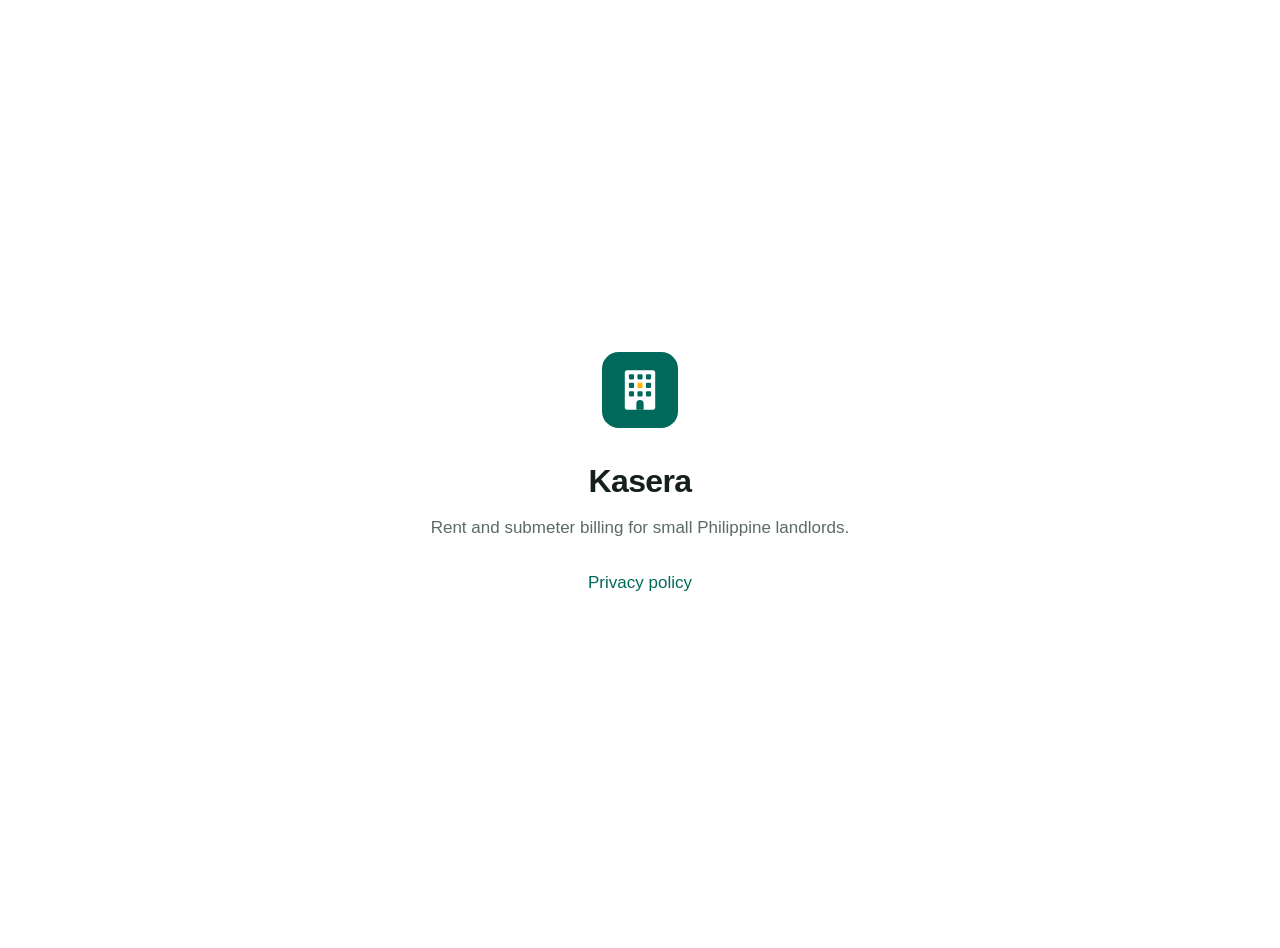
<file: kasera/index.html>
<!doctype html>
<html lang="en">
<head>
<meta charset="utf-8">
<meta name="viewport" content="width=device-width, initial-scale=1">
<title>Kasera</title>
<meta name="description" content="Rent and submeter billing for small Philippine landlords.">
<style>
  :root { --bg:#fff; --text:#14201e; --muted:#5c6b68; --accent:#00695c; }
  @media (prefers-color-scheme: dark) {
    :root { --bg:#101615; --text:#e6edeb; --muted:#9bacaa; --accent:#4db6ac; }
  }
  body { margin:0; background:var(--bg); color:var(--text); min-height:100vh;
    display:flex; align-items:center; justify-content:center; padding:24px;
    font:17px/1.6 -apple-system,BlinkMacSystemFont,"Segoe UI",Roboto,Arial,sans-serif; }
  .card { max-width:520px; text-align:center; }
  h1 { font-size:2rem; margin:20px 0 6px; letter-spacing:-0.02em; }
  p { color:var(--muted); margin:0 0 28px; }
  a { color:var(--accent); text-decoration:none; margin:0 10px; }
  a:hover { text-decoration:underline; }
</style>
</head>
<body>
<div class="card">
  <svg width="76" height="76" viewBox="0 0 100 100" aria-hidden="true">
    <rect width="100" height="100" rx="22" fill="#00695c"/>
    <rect x="30" y="24" width="40" height="52" rx="3" fill="#fff"/>
    <g fill="#00695c">
      <rect x="35.4" y="29.4" width="6.8" height="6.8" rx="1.5"/>
      <rect x="46.6" y="29.4" width="6.8" height="6.8" rx="1.5"/>
      <rect x="57.8" y="29.4" width="6.8" height="6.8" rx="1.5"/>
      <rect x="35.4" y="40.6" width="6.8" height="6.8" rx="1.5"/>
      <rect x="57.8" y="40.6" width="6.8" height="6.8" rx="1.5"/>
      <rect x="35.4" y="51.8" width="6.8" height="6.8" rx="1.5"/>
      <rect x="46.6" y="51.8" width="6.8" height="6.8" rx="1.5"/>
      <rect x="57.8" y="51.8" width="6.8" height="6.8" rx="1.5"/>
      <path d="M45.2 76V68a4.8 4.8 0 0 1 9.6 0v8z"/>
    </g>
    <rect x="46.6" y="40.6" width="6.8" height="6.8" rx="1.5" fill="#ffb300"/>
  </svg>
  <h1>Kasera</h1>
  <p>Rent and submeter billing for small Philippine landlords.</p>
  <a href="privacy.html">Privacy policy</a>
</div>
</body>
</html>
</file>
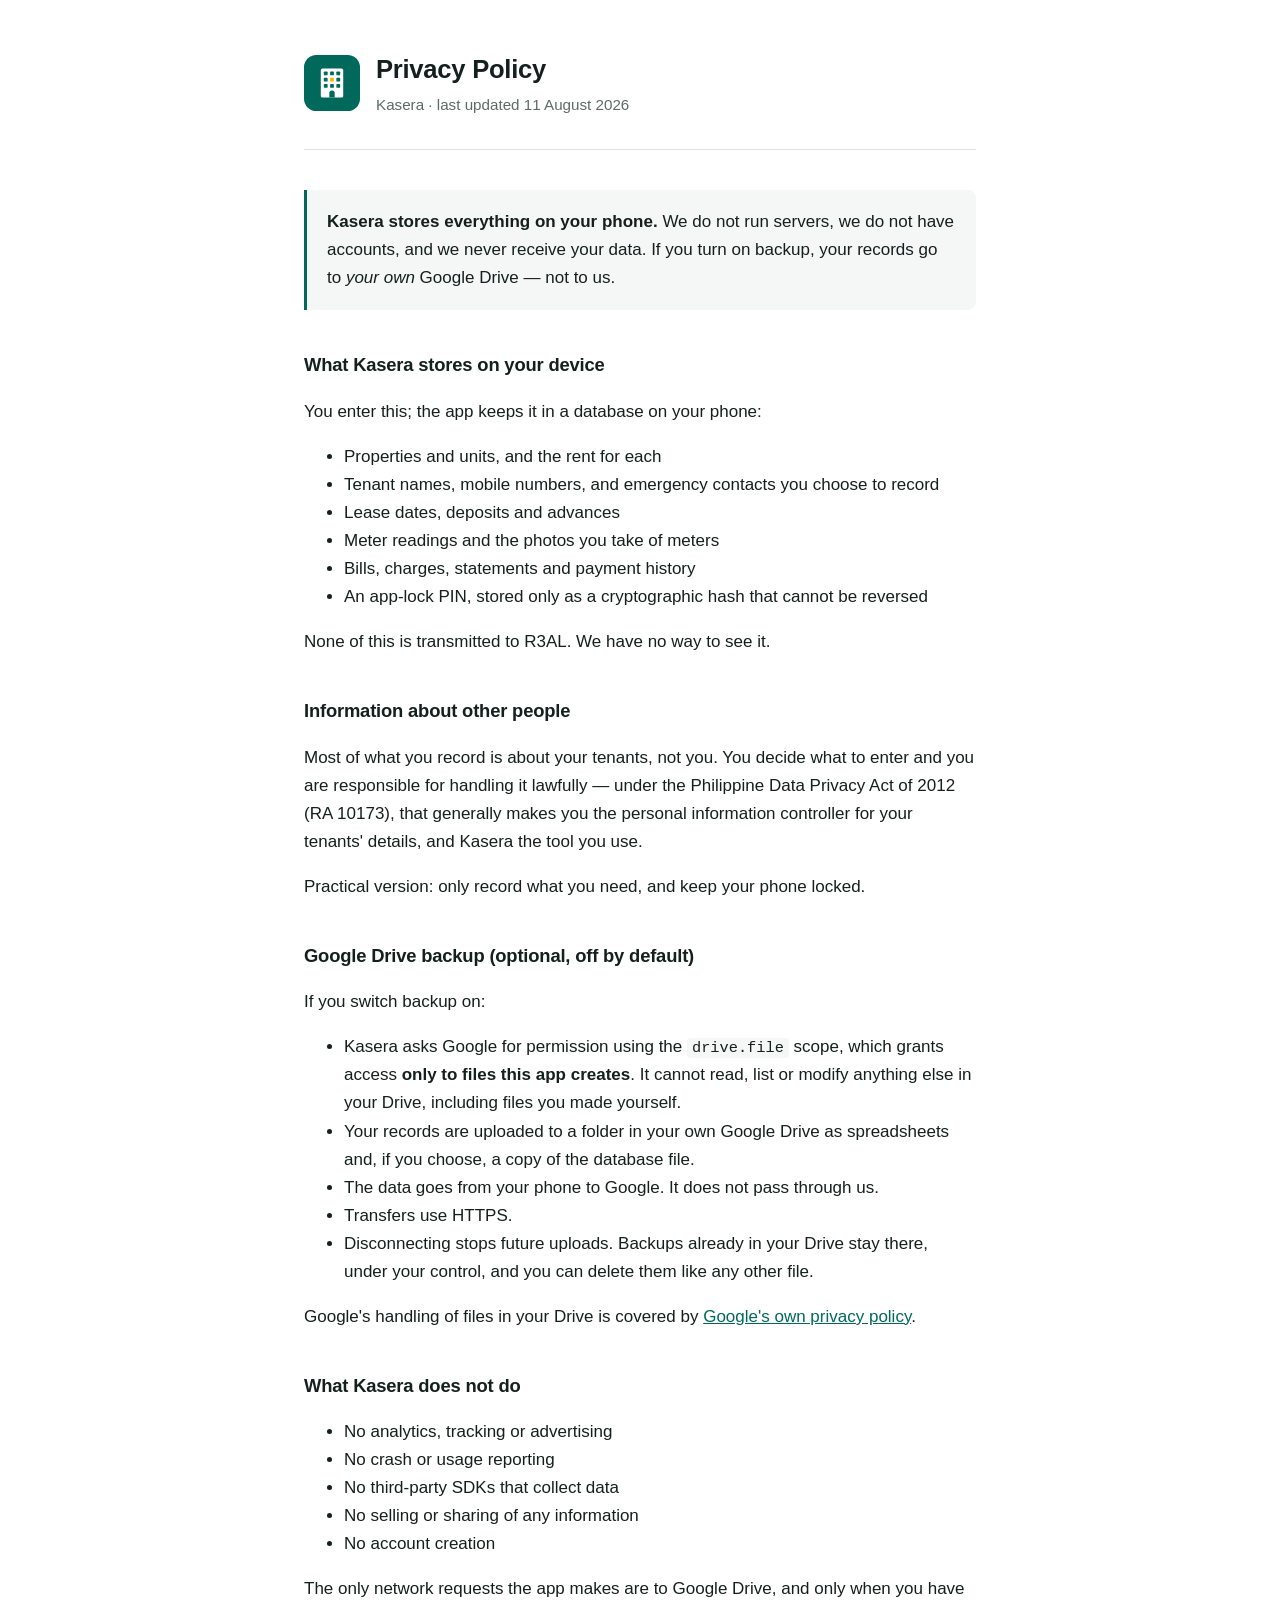
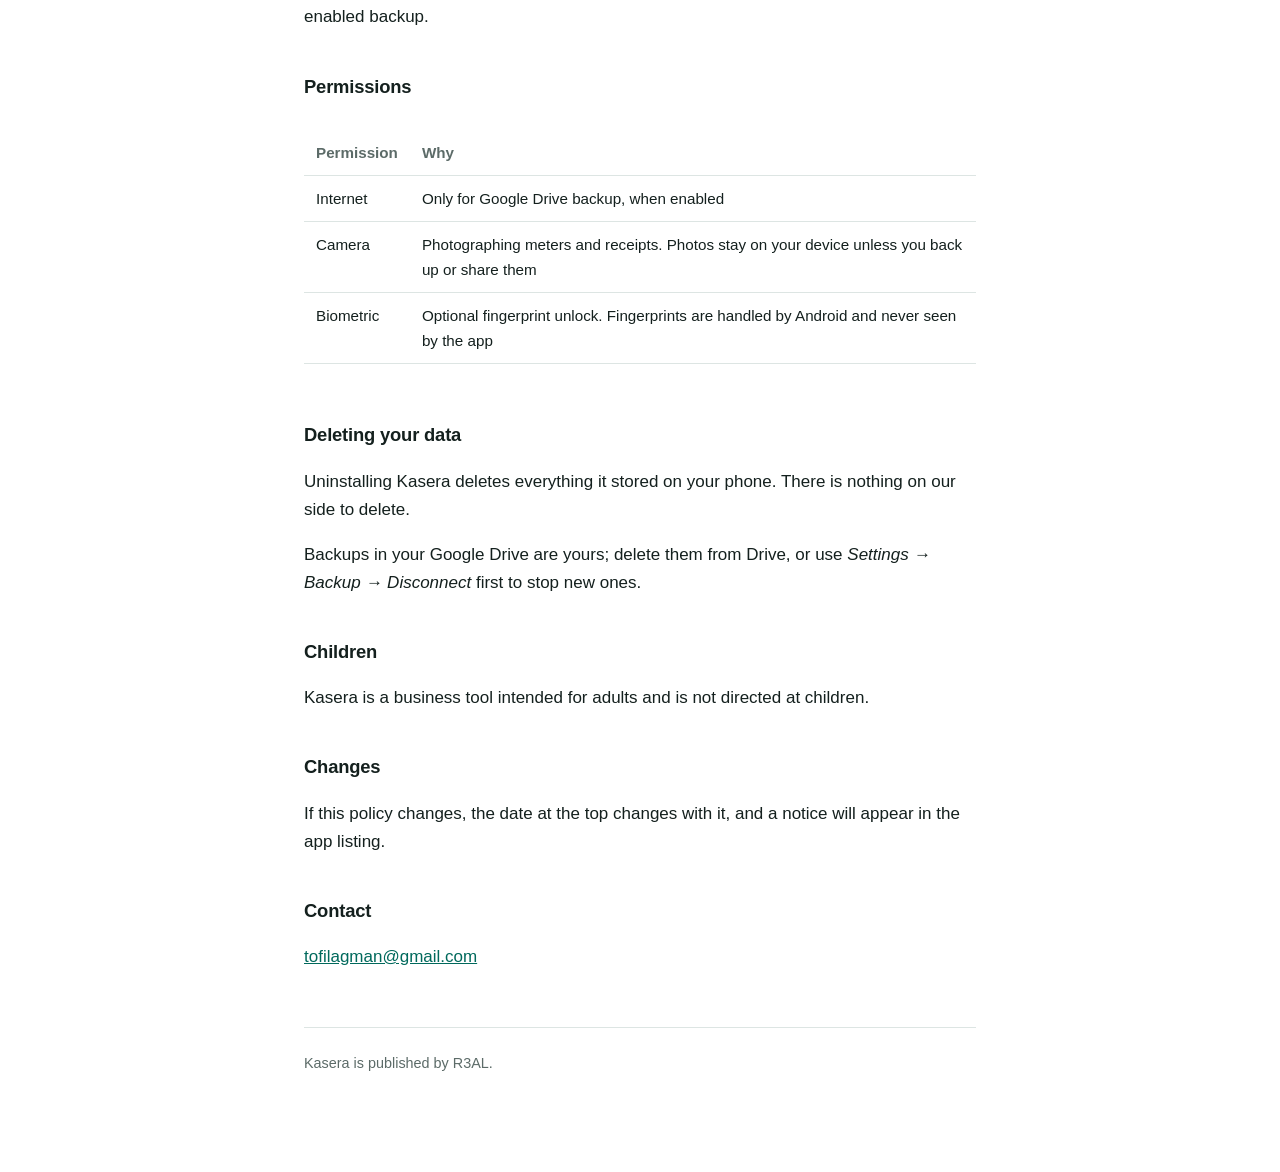
<file: kasera/privacy.html>
<!doctype html>
<html lang="en">
<head>
<meta charset="utf-8">
<meta name="viewport" content="width=device-width, initial-scale=1">
<title>Privacy Policy — Kasera</title>
<meta name="description" content="Kasera stores your records on your phone. It has no accounts and no servers.">
<!--
  Source of truth for this text is docs/privacy-policy.md in the same repository.
  Kept as hand-written HTML rather than Jekyll so the page has no build step and
  no external requests — Play reviewers must be able to open it, always.
-->
<style>
  :root {
    --bg: #ffffff;
    --surface: #f5f7f7;
    --text: #14201e;
    --muted: #5c6b68;
    --rule: #dde5e3;
    --accent: #00695c;
  }
  @media (prefers-color-scheme: dark) {
    :root {
      --bg: #101615;
      --surface: #182220;
      --text: #e6edeb;
      --muted: #9bacaa;
      --rule: #263331;
      --accent: #4db6ac;
    }
  }
  * { box-sizing: border-box; }
  body {
    margin: 0;
    background: var(--bg);
    color: var(--text);
    font: 17px/1.65 -apple-system, BlinkMacSystemFont, "Segoe UI", Roboto,
          "Helvetica Neue", Arial, sans-serif;
    -webkit-text-size-adjust: 100%;
  }
  .wrap { max-width: 720px; margin: 0 auto; padding: 0 24px 96px; }
  header {
    border-bottom: 1px solid var(--rule);
    margin-bottom: 40px;
    padding: 48px 0 32px;
    display: flex;
    align-items: center;
    gap: 16px;
  }
  .mark { flex: 0 0 auto; }
  h1 { font-size: 1.6rem; margin: 0; letter-spacing: -0.01em; }
  header p { margin: 2px 0 0; color: var(--muted); font-size: 0.95rem; }
  h2 {
    font-size: 1.15rem;
    margin: 40px 0 12px;
    letter-spacing: -0.01em;
  }
  p, li { color: var(--text); }
  a { color: var(--accent); }
  .lede {
    background: var(--surface);
    border-left: 3px solid var(--accent);
    padding: 18px 20px;
    border-radius: 0 8px 8px 0;
  }
  .lede p { margin: 0; }
  table { border-collapse: collapse; width: 100%; margin: 16px 0; font-size: 0.95rem; }
  th, td { text-align: left; padding: 10px 12px; border-bottom: 1px solid var(--rule); vertical-align: top; }
  th { color: var(--muted); font-weight: 600; }
  code {
    background: var(--surface);
    padding: 1px 5px;
    border-radius: 4px;
    font-size: 0.9em;
  }
  footer {
    margin-top: 56px;
    padding-top: 24px;
    border-top: 1px solid var(--rule);
    color: var(--muted);
    font-size: 0.9rem;
  }
  /* Wide tables must scroll inside themselves, never the page. */
  .scroll { overflow-x: auto; }
</style>
</head>
<body>
<div class="wrap">

<header>
  <svg class="mark" width="56" height="56" viewBox="0 0 100 100" aria-hidden="true">
    <rect width="100" height="100" rx="22" fill="#00695c"/>
    <rect x="30" y="24" width="40" height="52" rx="3" fill="#fff"/>
    <g fill="#00695c">
      <rect x="35.4" y="29.4" width="6.8" height="6.8" rx="1.5"/>
      <rect x="46.6" y="29.4" width="6.8" height="6.8" rx="1.5"/>
      <rect x="57.8" y="29.4" width="6.8" height="6.8" rx="1.5"/>
      <rect x="35.4" y="40.6" width="6.8" height="6.8" rx="1.5"/>
      <rect x="57.8" y="40.6" width="6.8" height="6.8" rx="1.5"/>
      <rect x="35.4" y="51.8" width="6.8" height="6.8" rx="1.5"/>
      <rect x="46.6" y="51.8" width="6.8" height="6.8" rx="1.5"/>
      <rect x="57.8" y="51.8" width="6.8" height="6.8" rx="1.5"/>
      <path d="M45.2 76V68a4.8 4.8 0 0 1 9.6 0v8z"/>
    </g>
    <rect x="46.6" y="40.6" width="6.8" height="6.8" rx="1.5" fill="#ffb300"/>
  </svg>
  <div>
    <h1>Privacy Policy</h1>
    <p>Kasera &middot; last updated 11 August 2026</p>
  </div>
</header>

<div class="lede">
  <p><strong>Kasera stores everything on your phone.</strong> We do not run
  servers, we do not have accounts, and we never receive your data. If you turn
  on backup, your records go to <em>your own</em> Google Drive — not to us.</p>
</div>

<h2>What Kasera stores on your device</h2>
<p>You enter this; the app keeps it in a database on your phone:</p>
<ul>
  <li>Properties and units, and the rent for each</li>
  <li>Tenant names, mobile numbers, and emergency contacts you choose to record</li>
  <li>Lease dates, deposits and advances</li>
  <li>Meter readings and the photos you take of meters</li>
  <li>Bills, charges, statements and payment history</li>
  <li>An app-lock PIN, stored only as a cryptographic hash that cannot be reversed</li>
</ul>
<p>None of this is transmitted to R3AL. We have no way to see it.</p>

<h2>Information about other people</h2>
<p>Most of what you record is about your tenants, not you. You decide what to
enter and you are responsible for handling it lawfully — under the Philippine
Data Privacy Act of 2012 (RA 10173), that generally makes you the personal
information controller for your tenants' details, and Kasera the tool you use.</p>
<p>Practical version: only record what you need, and keep your phone locked.</p>

<h2>Google Drive backup (optional, off by default)</h2>
<p>If you switch backup on:</p>
<ul>
  <li>Kasera asks Google for permission using the <code>drive.file</code> scope,
  which grants access <strong>only to files this app creates</strong>. It cannot
  read, list or modify anything else in your Drive, including files you made
  yourself.</li>
  <li>Your records are uploaded to a folder in your own Google Drive as
  spreadsheets and, if you choose, a copy of the database file.</li>
  <li>The data goes from your phone to Google. It does not pass through us.</li>
  <li>Transfers use HTTPS.</li>
  <li>Disconnecting stops future uploads. Backups already in your Drive stay
  there, under your control, and you can delete them like any other file.</li>
</ul>
<p>Google's handling of files in your Drive is covered by
<a href="https://policies.google.com/privacy">Google's own privacy policy</a>.</p>

<h2>What Kasera does not do</h2>
<ul>
  <li>No analytics, tracking or advertising</li>
  <li>No crash or usage reporting</li>
  <li>No third-party SDKs that collect data</li>
  <li>No selling or sharing of any information</li>
  <li>No account creation</li>
</ul>
<p>The only network requests the app makes are to Google Drive, and only when
you have enabled backup.</p>

<h2>Permissions</h2>
<div class="scroll">
<table>
  <thead><tr><th>Permission</th><th>Why</th></tr></thead>
  <tbody>
    <tr><td>Internet</td><td>Only for Google Drive backup, when enabled</td></tr>
    <tr><td>Camera</td><td>Photographing meters and receipts. Photos stay on your device unless you back up or share them</td></tr>
    <tr><td>Biometric</td><td>Optional fingerprint unlock. Fingerprints are handled by Android and never seen by the app</td></tr>
  </tbody>
</table>
</div>

<h2>Deleting your data</h2>
<p>Uninstalling Kasera deletes everything it stored on your phone. There is
nothing on our side to delete.</p>
<p>Backups in your Google Drive are yours; delete them from Drive, or use
<em>Settings &rarr; Backup &rarr; Disconnect</em> first to stop new ones.</p>

<h2>Children</h2>
<p>Kasera is a business tool intended for adults and is not directed at
children.</p>

<h2>Changes</h2>
<p>If this policy changes, the date at the top changes with it, and a notice
will appear in the app listing.</p>

<h2>Contact</h2>
<p><a href="mailto:tofilagman@gmail.com">tofilagman@gmail.com</a></p>

<footer>
  Kasera is published by R3AL.
</footer>

</div>
</body>
</html>
</file>
